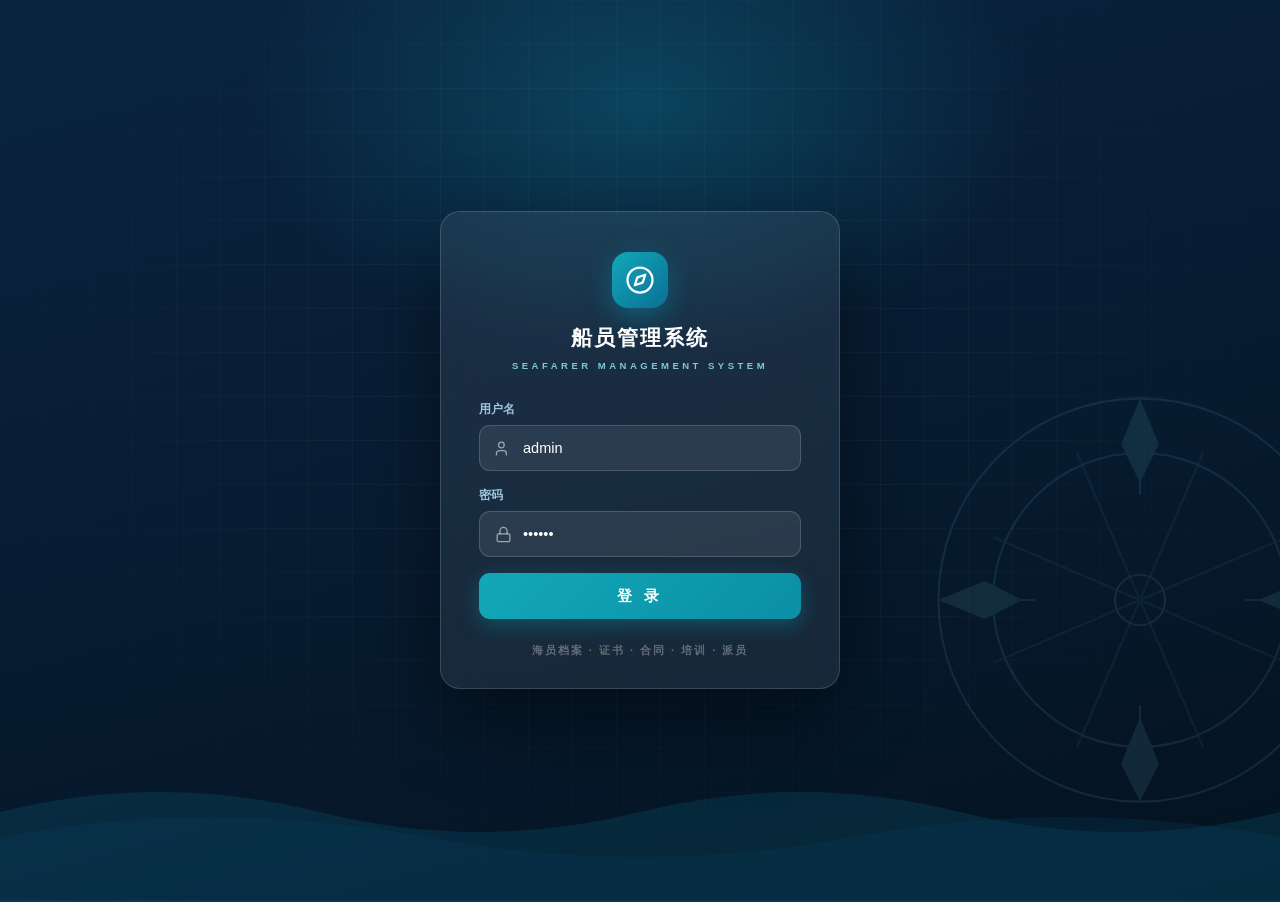
<file: wms/src/main/resources/static/index.html>
<!DOCTYPE html>
<html lang="zh-CN">
<head>
<meta charset="UTF-8">
<meta name="viewport" content="width=device-width, initial-scale=1.0">
<title>总览 · 船员管理系统</title>
<link rel="icon" href="data:image/svg+xml,%3Csvg xmlns='http://www.w3.org/2000/svg' viewBox='0 0 24 24'%3E%3Ccircle cx='12' cy='12' r='11' fill='%230b8fa5'/%3E%3Cpath d='m16.2 7.8-2.1 6.3-6.3 2.1 2.1-6.3 6.3-2.1Z' fill='white'/%3E%3C/svg%3E">
<link rel="stylesheet" href="css/style.css">
</head>
<body>
<div class="app">
  <aside class="sidebar" id="sidebar"></aside>
  <div class="main">
    <header class="topbar" id="topbar"></header>
    <main class="content">

      <!-- 欢迎横幅 -->
      <section class="hero">
        <div class="hero-in">
          <div>
            <div class="hero-greet" id="greet">您好</div>
            <div class="hero-sub" id="heroSub">正在加载今日数据…</div>
          </div>
          <div class="hero-actions">
            <a class="btn btn-primary" href="crew.html?add=1">+ 新增船员</a>
            <a class="btn btn-glass" href="dispatch.html">⚓ 派员上船</a>
          </div>
        </div>
      </section>

      <!-- 统计卡片 -->
      <section class="stats">
        <div class="stat teal" onclick="location.href='crew.html'">
          <div class="st-ic"></div>
          <div class="num" id="stTotal">–</div>
          <div class="lbl">船员总数</div>
        </div>
        <div class="stat green" onclick="location.href='crew.html?status=' + encodeURIComponent('在船')">
          <div class="st-ic"></div>
          <div class="num" id="stOnboard">–</div>
          <div class="lbl">在船人数</div>
        </div>
        <div class="stat blue" onclick="location.href='crew.html?status=' + encodeURIComponent('在岸')">
          <div class="st-ic"></div>
          <div class="num" id="stOnshore">–</div>
          <div class="lbl">在岸人数</div>
        </div>
        <div class="stat slate" onclick="location.href='crew.html?status=' + encodeURIComponent('休假')">
          <div class="st-ic"></div>
          <div class="num" id="stLeave">–</div>
          <div class="lbl">休假人数</div>
        </div>
        <div class="stat amber" onclick="location.href='cert.html'">
          <div class="st-ic"></div>
          <div class="num" id="stCert">–</div>
          <div class="lbl">证书到期预警 · 30天内</div>
        </div>
        <div class="stat red" onclick="location.href='contract.html'">
          <div class="st-ic"></div>
          <div class="num" id="stContract">–</div>
          <div class="lbl">合同到期预警 · 30天内</div>
        </div>
      </section>

      <!-- 到期清单 -->
      <section class="dash-grid">
        <div class="panel">
          <div class="panel-head">
            <span class="hd-ic"></span>
            <h2>即将到期的证书</h2>
            <span class="hd-count"><span class="chip amber" id="certCount">0 本</span></span>
            <span class="spacer"></span>
            <a class="btn-link" href="cert.html">查看全部 →</a>
          </div>
          <div class="exp-list" id="certList"></div>
        </div>
        <div class="panel">
          <div class="panel-head">
            <span class="hd-ic"></span>
            <h2>即将到期的合同</h2>
            <span class="hd-count"><span class="chip red" id="contractCount">0 份</span></span>
            <span class="spacer"></span>
            <a class="btn-link" href="contract.html">查看全部 →</a>
          </div>
          <div class="exp-list" id="contractList"></div>
        </div>
      </section>

    </main>
  </div>
</div>
<div id="modal-root"></div>
<div id="toast-root"></div>

<script src="js/common.js"></script>
<script>
  initPage('home', '总览');

  /* ---- 问候语 ---- */
  (function () {
    const h = new Date().getHours();
    const part = h < 6 ? '夜深了' : h < 12 ? '早上好' : h < 14 ? '中午好' : h < 18 ? '下午好' : '晚上好';
    const u = getUser() || {};
    $('#greet').textContent = `${part}，${u.realName || u.username || '管理员'}`;
  })();

  /* ---- 数字滚动动画(尊重减少动效偏好) ---- */
  function countUp(el, target) {
    target = target || 0;
    const reduce = matchMedia('(prefers-reduced-motion: reduce)').matches;
    if (reduce) { el.textContent = target; return; }
    const dur = 650, t0 = performance.now();
    function step(t) {
      const p = Math.min(1, (t - t0) / dur);
      el.textContent = Math.round(target * (1 - Math.pow(1 - p, 3)));
      if (p < 1) requestAnimationFrame(step);
    }
    requestAnimationFrame(step);
  }

  /* ---- 到期清单渲染 ---- */
  function renderExpList(el, items, map, kind) {
    if (!items || !items.length) {
      el.innerHTML = `<div class="empty"><div class="e-ic">⚓</div><div class="e-t">未来30天没有${kind === 'cert' ? '证书' : '合同'}到期</div><div class="e-s">一切正常,继续保持</div></div>`;
      return;
    }
    el.innerHTML = items.slice(0, 6).map(it => {
      const c = map[it.crewId] || {};
      const title = kind === 'cert' ? it.certName : `${it.contractType || '合同'} · ${it.contractNo || '—'}`;
      const date = kind === 'cert' ? it.expireDate : it.endDate;
      const sub = [c.name || ('船员#' + it.crewId), c.crewNo, kind === 'cert' ? it.certType : ''].filter(Boolean).join(' · ');
      return `
        <div class="exp-row">
          ${avatarHTML(c.name || '?', 34)}
          <div class="exp-main">
            <div class="exp-title">${esc(title)}</div>
            <div class="exp-sub">${esc(sub)}</div>
          </div>
          <div class="exp-right">
            <div class="exp-date">${fmtDate(date)}</div>
            ${daysChip(date)}
          </div>
        </div>`;
    }).join('');
  }

  /* ---- 数据加载 ---- */
  (async function load() {
    try {
      const [total, onboard, onshore, leave, exCert, exCont] = await Promise.all([
        api('/api/crew/page?pageNum=1&pageSize=1'),
        api('/api/crew/page?pageNum=1&pageSize=1&status=' + encodeURIComponent('在船')),
        api('/api/crew/page?pageNum=1&pageSize=1&status=' + encodeURIComponent('在岸')),
        api('/api/crew/page?pageNum=1&pageSize=1&status=' + encodeURIComponent('休假')),
        api('/api/cert/expiring'),
        api('/api/contract/expiring')
      ]);

      countUp($('#stTotal'), total.total || 0);
      countUp($('#stOnboard'), onboard.total || 0);
      countUp($('#stOnshore'), onshore.total || 0);
      countUp($('#stLeave'), leave.total || 0);
      countUp($('#stCert'), (exCert || []).length);
      countUp($('#stContract'), (exCont || []).length);

      // 英雄横幅摘要
      const week = '日一二三四五六'[new Date().getDay()];
      const n = (exCert || []).length, m = (exCont || []).length;
      if (n + m > 0) {
        $('#heroSub').innerHTML =
          `${new Date().getFullYear()}年${new Date().getMonth() + 1}月${new Date().getDate()}日 周${week} · ` +
          `今日有 <span class="hl">${n}</span> 本证书、<span class="hl">${m}</span> 份合同将在 30 天内到期,建议尽快办理`;
      } else {
        $('#heroSub').textContent = `${new Date().getFullYear()}年${new Date().getMonth() + 1}月${new Date().getDate()}日 周${week} · 未来30天没有即将到期的证书或合同`;
      }

      // 到期清单
      const map = await crewMap();
      $('#certCount').textContent = `${(exCert || []).length} 本`;
      $('#contractCount').textContent = `${(exCont || []).length} 份`;
      renderExpList($('#certList'), exCert, map, 'cert');
      renderExpList($('#contractList'), exCont, map, 'contract');

      // 面板标题图标
      $$('.panel-head .hd-ic').forEach((el, i) => { el.innerHTML = icon(i === 0 ? 'cert' : 'contract'); });
      $$('.stat .st-ic').forEach((el, i) => {
        el.innerHTML = icon(['crew', 'ship', 'anchor', 'calendar', 'cert', 'contract'][i]);
      });
    } catch (err) {
      toast(err.message, 'err');
      $('#heroSub').textContent = '数据加载失败,请确认后端服务已启动';
    }
  })();
</script>
</body>
</html>
</file>
<file: wms/src/main/resources/static/css/style.css>
/* ============================================================
   船员管理系统 · 设计系统
   主题:深海海事 · 航海图网格 · 海玻璃青
   ============================================================ */

:root {
  --sea-950: #06182c;
  --sea-900: #0a2440;
  --sea-850: #0c2b4b;
  --ink: #17293e;
  --ink-2: #5c7189;
  --ink-3: #8ca0b5;
  --line: #dfe7f0;
  --line-2: #ebf0f6;
  --mist: #f1f5f9;
  --card: #ffffff;
  --teal: #0b8fa5;
  --teal-h: #0a7689;
  --teal-soft: #e3f4f7;
  --amber: #d9822b;
  --amber-soft: #fcf0de;
  --red: #c2494c;
  --red-soft: #fbe9e9;
  --green: #18956b;
  --green-soft: #e3f5ec;
  --blue: #2f6fb4;
  --blue-soft: #e6f0fa;
  --gray-soft: #edf1f6;
  --shadow-1: 0 1px 2px rgba(13, 35, 62, .05), 0 1px 3px rgba(13, 35, 62, .06);
  --shadow-2: 0 18px 48px rgba(9, 31, 55, .22);
  --r: 12px;
  --font: "Segoe UI", "PingFang SC", "Hiragino Sans GB", "Microsoft YaHei", "Helvetica Neue", Arial, sans-serif;
}

* { box-sizing: border-box; margin: 0; padding: 0; }

html, body { height: 100%; }

body {
  font-family: var(--font);
  font-size: 14px;
  color: var(--ink);
  background: var(--mist);
  -webkit-font-smoothing: antialiased;
}

svg.ic { flex: none; }

:focus-visible { outline: 2px solid var(--teal); outline-offset: 2px; border-radius: 4px; }

/* ============ 布局骨架 ============ */
.app { display: flex; min-height: 100vh; }

.sidebar {
  width: 232px;
  position: fixed;
  top: 0; bottom: 0; left: 0;
  background: linear-gradient(178deg, var(--sea-850) 0%, var(--sea-900) 58%, var(--sea-950) 100%);
  color: #93b4d4;
  display: flex;
  flex-direction: column;
  padding: 22px 14px 18px;
  z-index: 50;
  overflow: hidden;
}
.sidebar::before {
  content: '';
  position: absolute; inset: 0;
  background-image:
    linear-gradient(rgba(255,255,255,.028) 1px, transparent 1px),
    linear-gradient(90deg, rgba(255,255,255,.028) 1px, transparent 1px);
  background-size: 28px 28px;
  pointer-events: none;
}
.sidebar::after {
  content: '';
  position: absolute;
  right: -90px; top: -90px;
  width: 240px; height: 240px;
  background: radial-gradient(circle, rgba(20, 145, 170, .22), transparent 65%);
  pointer-events: none;
}

.logo { position: relative; z-index: 1; display: flex; gap: 11px; align-items: center; padding: 2px 10px 18px; border-bottom: 1px solid rgba(255,255,255,.08); margin-bottom: 16px; }
.logo .mark {
  width: 40px; height: 40px; border-radius: 11px; flex: none;
  background: linear-gradient(135deg, #12a8b8, #0b6f96);
  display: grid; place-items: center; color: #fff;
  box-shadow: 0 4px 14px rgba(10, 140, 165, .4);
}
.logo .mark .ic { width: 22px; height: 22px; }
.logo .name { font-size: 16px; font-weight: 700; color: #fff; line-height: 1.25; letter-spacing: .5px; }
.logo .sub { font-size: 9.5px; color: #7fa3c4; letter-spacing: 2.5px; margin-top: 2px; }

.nav { position: relative; z-index: 1; flex: 1; display: flex; flex-direction: column; gap: 4px; }
.nav a {
  display: flex; align-items: center; gap: 11px;
  padding: 10px 14px;
  border-radius: 10px;
  color: #93b4d4; text-decoration: none;
  font-size: 13.5px; font-weight: 600;
  transition: background .16s, color .16s;
}
.nav a .ic { width: 18px; height: 18px; }
.nav a:hover { background: rgba(255,255,255,.07); color: #fff; }
.nav a.active {
  background: linear-gradient(90deg, rgba(14, 165, 185, .30), rgba(14, 165, 185, .07));
  color: #fff;
}
.nav a.active .ic { color: #5fd3e0; }

.side-foot { position: relative; z-index: 1; padding: 12px 12px 2px; border-top: 1px solid rgba(255,255,255,.08); font-size: 11.5px; line-height: 1.7; color: #6f96bb; }
.side-foot .ic { width: 13px; height: 13px; color: #4fa8c0; margin-right: 4px; }
.side-foot span { color: #4c739c; font-size: 10.5px; }

.main { flex: 1; margin-left: 232px; display: flex; flex-direction: column; min-width: 0; }

.topbar {
  position: sticky; top: 0; z-index: 40;
  display: flex; align-items: center; justify-content: space-between; gap: 16px;
  height: 62px; padding: 0 26px;
  background: rgba(255,255,255,.92);
  backdrop-filter: blur(8px);
  border-bottom: 1px solid var(--line);
}
.tb-title { display: flex; align-items: baseline; gap: 12px; min-width: 0; }
.tb-title h1 { font-size: 17px; font-weight: 700; letter-spacing: .3px; }
.tb-sub { font-size: 12.5px; color: var(--ink-3); }
.tb-right { display: flex; align-items: center; gap: 14px; }
.tb-date { display: inline-flex; align-items: center; gap: 7px; font-size: 12.5px; color: var(--ink-2); font-weight: 600; }
.tb-date .ic { width: 15px; height: 15px; color: var(--ink-3); }
.tb-user { display: inline-flex; align-items: center; gap: 9px; padding: 5px 12px 5px 6px; border-radius: 999px; background: var(--gray-soft); }
.tb-uname { font-size: 13px; font-weight: 700; }

.content { flex: 1; width: 100%; max-width: 1460px; margin: 0 auto; padding: 22px 26px 44px; }

/* ============ 面板 / 卡片 ============ */
.panel {
  background: var(--card);
  border: 1px solid var(--line);
  border-radius: var(--r);
  box-shadow: var(--shadow-1);
}
.panel-head {
  display: flex; align-items: center; gap: 10px;
  padding: 14px 18px;
  border-bottom: 1px solid var(--line-2);
}
.panel-head h2 { font-size: 14.5px; font-weight: 700; }
.panel-head .hd-ic { width: 30px; height: 30px; border-radius: 9px; display: grid; place-items: center; background: var(--teal-soft); color: var(--teal); }
.panel-head .hd-ic .ic { width: 16px; height: 16px; }
.panel-head .hd-count { margin-left: 2px; }
.panel-head .spacer { flex: 1; }

/* ============ 按钮 ============ */
.btn {
  display: inline-flex; align-items: center; justify-content: center; gap: 7px;
  border: none; cursor: pointer;
  font-family: inherit; font-size: 13.5px; font-weight: 600; line-height: 1;
  padding: 9px 16px; border-radius: 9px;
  text-decoration: none;
  transition: transform .15s, box-shadow .15s, background .15s, border-color .15s, color .15s, filter .15s;
  white-space: nowrap;
}
.btn .ic { width: 15px; height: 15px; }
.btn:active { transform: translateY(1px); }
.btn[disabled] { opacity: .5; cursor: not-allowed; }

.btn-primary {
  background: linear-gradient(135deg, #0fa3b8, #0b8fa5);
  color: #fff;
  box-shadow: 0 2px 8px rgba(11, 143, 165, .35);
}
.btn-primary:hover:not([disabled]) { filter: brightness(1.07); transform: translateY(-1px); box-shadow: 0 4px 14px rgba(11, 143, 165, .4); }

.btn-ghost { background: #fff; border: 1px solid var(--line); color: var(--ink); }
.btn-ghost:hover:not([disabled]) { border-color: #c3d2e2; background: #f7fafc; }

.btn-danger { background: var(--red); color: #fff; box-shadow: 0 2px 8px rgba(194, 73, 76, .3); }
.btn-danger:hover:not([disabled]) { filter: brightness(1.07); }

.btn-soft { background: var(--teal-soft); color: var(--teal-h); }
.btn-soft:hover:not([disabled]) { background: #d3ebf0; }

.btn-sm { padding: 6px 12px; font-size: 12.5px; border-radius: 8px; }
.btn-sm .ic { width: 13px; height: 13px; }

.btn-icon {
  width: 30px; height: 30px; padding: 0;
  border-radius: 8px;
  background: transparent; color: var(--ink-3);
  border: 1px solid transparent;
}
.btn-icon .ic { width: 15px; height: 15px; }
.btn-icon:hover { background: var(--gray-soft); color: var(--ink); }
.btn-icon.danger:hover { background: var(--red-soft); color: var(--red); }

.btn-link { background: none; border: none; cursor: pointer; color: var(--teal); font-family: inherit; font-size: 13px; font-weight: 600; padding: 0; }
.btn-link:hover { text-decoration: underline; }

/* 表格行里的跳转胶囊 */
.pill {
  display: inline-flex; align-items: center; gap: 4px;
  padding: 4px 10px; border-radius: 999px;
  border: 1px solid #cfe0ea; background: #fff; color: #3d6d8f;
  font-size: 12px; font-weight: 600; cursor: pointer;
  transition: .15s;
}
.pill .ic { width: 12px; height: 12px; }
.pill:hover { background: var(--teal-soft); border-color: #9ed4dd; color: var(--teal-h); }

/* ============ 表单 ============ */
.field { display: flex; flex-direction: column; gap: 6px; min-width: 0; }
.field label { font-size: 12px; font-weight: 700; color: var(--ink-2); }
.field label b { color: var(--red); font-weight: 700; margin-left: 2px; }
.field .hint { font-size: 11px; color: var(--ink-3); }

.input, .select, .textarea {
  width: 100%; height: 38px;
  padding: 0 12px;
  border: 1px solid #cfdae6; border-radius: 9px;
  background: #fff;
  font-family: inherit; font-size: 13.5px; color: var(--ink);
  transition: border-color .15s, box-shadow .15s;
}
.textarea { height: auto; min-height: 72px; padding: 9px 12px; resize: vertical; }
.input::placeholder, .textarea::placeholder { color: var(--ink-3); }
.input:focus, .select:focus, .textarea:focus {
  border-color: var(--teal);
  box-shadow: 0 0 0 3px rgba(11, 143, 165, .14);
  outline: none;
}
.select {
  appearance: none;
  background-image: url("data:image/svg+xml,%3Csvg xmlns='http://www.w3.org/2000/svg' width='14' height='14' viewBox='0 0 24 24' fill='none' stroke='%238ca0b5' stroke-width='2.2' stroke-linecap='round' stroke-linejoin='round'%3E%3Cpath d='m6 9 6 6 6-6'/%3E%3C/svg%3E");
  background-repeat: no-repeat;
  background-position: right 11px center;
  padding-right: 34px;
  cursor: pointer;
}

.form-grid { display: grid; grid-template-columns: 1fr 1fr; gap: 14px 16px; }
.form-grid .full { grid-column: 1 / -1; }

/* ============ 筛选条 ============ */
.filterbar {
  display: flex; align-items: flex-end; flex-wrap: wrap;
  gap: 12px;
  padding: 14px 16px;
  margin-bottom: 14px;
}
.filterbar .field { min-width: 160px; }
.filterbar .f-actions { display: flex; gap: 8px; }
.filterbar .spacer { flex: 1; }

/* ============ 表格 ============ */
.tbl-wrap { overflow-x: auto; }
.tbl { width: 100%; border-collapse: collapse; font-size: 13.5px; }
.tbl th {
  font-size: 12px; font-weight: 700; color: var(--ink-3);
  letter-spacing: .05em;
  text-align: left;
  padding: 11px 16px;
  background: #f7fafd;
  border-bottom: 1px solid var(--line);
  white-space: nowrap;
}
.tbl td {
  padding: 11px 16px;
  border-bottom: 1px solid var(--line-2);
  color: var(--ink);
  vertical-align: middle;
}
.tbl tbody tr { transition: background .12s; }
.tbl tbody tr:hover { background: #f6fafc; }
.tbl tbody tr:last-child td { border-bottom: none; }
.tbl .td-actions { display: flex; align-items: center; gap: 6px; flex-wrap: wrap; white-space: nowrap; }
.tbl-foot {
  display: flex; align-items: center; justify-content: space-between; gap: 12px;
  padding: 12px 16px;
  border-top: 1px solid var(--line-2);
}

.cell-crew { display: flex; align-items: center; gap: 11px; }
.cell-crew .c-main { line-height: 1.35; min-width: 0; }
.cell-crew .c-name { font-weight: 700; font-size: 13.5px; color: var(--ink); }
.cell-crew .c-name a { color: var(--ink); text-decoration: none; }
.cell-crew .c-name a:hover { color: var(--teal-h); }
.cell-crew .c-sub { font-size: 12px; color: var(--ink-3); }
.cell-two { line-height: 1.4; }
.cell-two .t1 { font-weight: 600; }
.cell-two .t2 { font-size: 12px; color: var(--ink-3); }

/* ============ 徽章 / 胶囊 ============ */
.chip {
  display: inline-flex; align-items: center; gap: 4px;
  padding: 3px 10px; border-radius: 999px;
  font-size: 12px; font-weight: 700; line-height: 1.4;
  white-space: nowrap;
}
.chip .ic { width: 12px; height: 12px; }
.chip.teal   { background: var(--teal-soft);   color: var(--teal-h); }
.chip.green  { background: var(--green-soft);  color: var(--green); }
.chip.blue   { background: var(--blue-soft);   color: var(--blue); }
.chip.amber  { background: var(--amber-soft);  color: var(--amber); }
.chip.red    { background: var(--red-soft);    color: var(--red); }
.chip.gray   { background: var(--gray-soft);   color: var(--ink-2); }

/* ============ 头像 ============ */
.avatar {
  display: inline-flex; align-items: center; justify-content: center;
  border-radius: 50%;
  color: #fff; font-weight: 700;
  flex: none;
  user-select: none;
}

/* ============ 分页 ============ */
.pager { display: flex; align-items: center; gap: 6px; }
.pg-info { font-size: 12.5px; color: var(--ink-3); font-weight: 600; }
.pg {
  min-width: 30px; height: 30px; padding: 0 9px;
  border-radius: 8px;
  border: 1px solid var(--line); background: #fff; color: var(--ink-2);
  font-family: inherit; font-size: 12.5px; font-weight: 700; cursor: pointer;
  display: inline-flex; align-items: center; justify-content: center; gap: 4px;
  transition: .14s;
}
.pg .ic { width: 13px; height: 13px; }
.pg:hover:not(:disabled):not(.on) { border-color: #c3d2e2; color: var(--ink); }
.pg.on { background: var(--teal); border-color: var(--teal); color: #fff; }
.pg:disabled { opacity: .45; cursor: not-allowed; }
.pg-dots { color: var(--ink-3); padding: 0 2px; }

/* ============ 分段控件 ============ */
.seg {
  display: inline-flex; gap: 2px;
  background: var(--gray-soft);
  border-radius: 10px; padding: 3px;
}
.seg button {
  border: none; background: transparent;
  padding: 7px 16px; border-radius: 8px;
  font-family: inherit; font-size: 13px; font-weight: 700; color: var(--ink-2);
  cursor: pointer; transition: .15s;
  display: inline-flex; align-items: center; gap: 6px;
}
.seg button .ic { width: 14px; height: 14px; }
.seg button.on { background: #fff; color: var(--ink); box-shadow: 0 1px 3px rgba(13, 35, 62, .14); }

/* ============ 上下文横幅 ============ */
.banner {
  display: flex; align-items: center; gap: 10px;
  background: var(--teal-soft);
  border: 1px solid #cdeaf0;
  color: #0a6272;
  padding: 10px 16px; border-radius: 11px;
  font-size: 13.5px; font-weight: 700;
  margin-bottom: 14px;
}
.banner .ic { width: 16px; height: 16px; }
.banner .b-name { font-weight: 800; }
.banner .spacer { flex: 1; }

/* ============ 空状态 ============ */
.empty { padding: 40px 0 44px; text-align: center; color: var(--ink-3); }
.empty .e-ic { font-size: 30px; margin-bottom: 10px; opacity: .8; }
.empty .e-t { font-size: 13.5px; font-weight: 600; }
.empty .e-s { font-size: 12.5px; margin-top: 4px; }

/* ============ 弹窗 ============ */
.modal-overlay {
  position: fixed; inset: 0; z-index: 100;
  background: rgba(7, 23, 41, .45);
  backdrop-filter: blur(3px);
  display: flex; align-items: center; justify-content: center;
  opacity: 0; pointer-events: none;
  transition: opacity .18s;
  padding: 20px;
}
.modal-overlay.show { opacity: 1; pointer-events: auto; }
.modal {
  width: 560px; max-width: 100%;
  max-height: calc(100vh - 60px);
  background: #fff; border-radius: 16px;
  display: flex; flex-direction: column;
  box-shadow: var(--shadow-2);
  transform: translateY(16px) scale(.985);
  transition: transform .18s;
}
.modal-overlay.show .modal { transform: none; }
.modal-head {
  display: flex; align-items: center; justify-content: space-between; gap: 10px;
  padding: 17px 22px 13px;
  border-bottom: 1px solid var(--line-2);
}
.modal-head h3 { font-size: 15.5px; font-weight: 700; }
.modal-body { padding: 18px 22px; overflow-y: auto; }
.modal-foot {
  padding: 13px 22px;
  border-top: 1px solid var(--line-2);
  display: flex; justify-content: flex-end; align-items: center; gap: 10px;
}
.modal-foot .spacer { flex: 1; }

.ask-body { display: flex; gap: 14px; align-items: flex-start; padding: 4px 0; }
.ask-body .ic { width: 38px; height: 38px; color: var(--amber); flex: none; }
.ask-body.danger .ic { color: var(--red); }
.ask-body p { font-size: 14px; line-height: 1.7; color: var(--ink); word-break: break-all; }

/* ============ 详情网格 ============ */
.detail-grid { display: grid; grid-template-columns: 1fr 1fr; gap: 12px 18px; }
.detail-grid .dg { padding: 10px 12px; background: #f7fafd; border-radius: 10px; }
.detail-grid .dg .k { font-size: 11.5px; color: var(--ink-3); font-weight: 700; margin-bottom: 3px; }
.detail-grid .dg .v { font-size: 13.5px; font-weight: 600; color: var(--ink); word-break: break-all; }

/* ============ Toast ============ */
#toast-root {
  position: fixed; top: 18px; right: 18px; z-index: 300;
  display: flex; flex-direction: column; gap: 10px;
  pointer-events: none;
}
.toast {
  display: flex; align-items: center; gap: 10px;
  background: #fff; border: 1px solid var(--line); border-radius: 11px;
  padding: 11px 16px;
  box-shadow: 0 10px 30px rgba(9, 31, 55, .18);
  font-size: 13.5px; font-weight: 600; color: var(--ink);
  animation: toastIn .22s ease;
  pointer-events: auto;
}
.toast .ic { width: 16px; height: 16px; }
.toast.ok .ic { color: var(--green); }
.toast.err .ic { color: var(--red); }
.toast.info .ic { color: var(--blue); }
.toast.out { animation: toastOut .25s forwards; }
@keyframes toastIn { from { opacity: 0; transform: translateX(24px); } to { opacity: 1; transform: none; } }
@keyframes toastOut { to { opacity: 0; transform: translateX(24px); } }

/* ============ 首页 · 仪表盘 ============ */
.hero {
  position: relative; overflow: hidden;
  border-radius: 16px;
  background: linear-gradient(120deg, var(--sea-900) 0%, var(--sea-850) 55%, #0d4a6e 100%);
  color: #fff;
  padding: 26px 28px;
  margin-bottom: 16px;
  box-shadow: var(--shadow-1);
}
.hero::before {
  content: '';
  position: absolute; inset: 0;
  background-image:
    linear-gradient(rgba(255,255,255,.045) 1px, transparent 1px),
    linear-gradient(90deg, rgba(255,255,255,.045) 1px, transparent 1px);
  background-size: 30px 30px;
  pointer-events: none;
}
.hero::after {
  content: '';
  position: absolute; right: -60px; top: -120px;
  width: 380px; height: 380px;
  background: radial-gradient(circle, rgba(20, 170, 195, .32), transparent 62%);
  pointer-events: none;
}
.hero-in { position: relative; z-index: 1; display: flex; align-items: center; justify-content: space-between; gap: 20px; flex-wrap: wrap; }
.hero-greet { font-size: 22px; font-weight: 800; letter-spacing: .5px; }
.hero-sub { margin-top: 8px; font-size: 13px; color: #a8c8e0; }
.hero-sub .hl { color: #ffd28a; font-weight: 800; }
.hero-actions { display: flex; gap: 10px; }
.btn-glass {
  background: rgba(255,255,255,.12);
  border: 1px solid rgba(255,255,255,.28);
  color: #fff;
  backdrop-filter: blur(4px);
}
.btn-glass:hover:not([disabled]) { background: rgba(255,255,255,.2); }

.stats {
  display: grid;
  grid-template-columns: repeat(6, 1fr);
  gap: 14px;
  margin-bottom: 16px;
}
.stat {
  position: relative; overflow: hidden;
  background: var(--card);
  border: 1px solid var(--line);
  border-radius: 14px;
  padding: 16px 18px 15px;
  box-shadow: var(--shadow-1);
  cursor: pointer;
  transition: transform .16s, box-shadow .16s, border-color .16s;
}
.stat:hover { transform: translateY(-3px); box-shadow: 0 8px 22px rgba(13, 35, 62, .1); border-color: #cbd8e5; }
.stat::after {
  content: '';
  position: absolute; right: -34px; top: -34px;
  width: 96px; height: 96px; border-radius: 50%;
  background: var(--st-glow, rgba(11, 143, 165, .09));
}
.stat .st-ic {
  width: 36px; height: 36px; border-radius: 10px;
  display: grid; place-items: center;
  margin-bottom: 12px;
}
.stat .st-ic .ic { width: 18px; height: 18px; }
.stat .num { font-size: 30px; font-weight: 800; font-variant-numeric: tabular-nums; letter-spacing: -.5px; line-height: 1.1; color: var(--ink); }
.stat .lbl { font-size: 12.5px; color: var(--ink-2); font-weight: 700; margin-top: 5px; }
.stat.teal  .st-ic { background: var(--teal-soft);  color: var(--teal); }   .stat.teal  { --st-glow: rgba(11,143,165,.1); }
.stat.green .st-ic { background: var(--green-soft); color: var(--green); }  .stat.green { --st-glow: rgba(24,149,107,.1); }
.stat.blue  .st-ic { background: var(--blue-soft);  color: var(--blue); }   .stat.blue  { --st-glow: rgba(47,111,180,.1); }
.stat.amber .st-ic { background: var(--amber-soft); color: var(--amber); }  .stat.amber { --st-glow: rgba(217,130,43,.12); }
.stat.red   .st-ic { background: var(--red-soft);   color: var(--red); }    .stat.red   { --st-glow: rgba(194,73,76,.1); }
.stat.slate .st-ic { background: var(--gray-soft);  color: #5b7a99; }       .stat.slate { --st-glow: rgba(91,122,153,.1); }

.dash-grid { display: grid; grid-template-columns: 1fr 1fr; gap: 14px; }
.exp-list { padding: 6px 4px; }
.exp-row {
  display: flex; align-items: center; gap: 12px;
  padding: 10px 14px; border-radius: 10px;
  transition: background .13s;
}
.exp-row:hover { background: #f6fafc; }
.exp-main { flex: 1; min-width: 0; }
.exp-title { font-size: 13.5px; font-weight: 700; color: var(--ink); overflow: hidden; text-overflow: ellipsis; white-space: nowrap; }
.exp-sub { font-size: 12px; color: var(--ink-3); margin-top: 2px; overflow: hidden; text-overflow: ellipsis; white-space: nowrap; }
.exp-right { text-align: right; flex: none; }
.exp-date { font-size: 12px; color: var(--ink-2); font-weight: 600; margin-bottom: 4px; }

/* ============ 响应式 ============ */
@media (max-width: 1280px) {
  .stats { grid-template-columns: repeat(3, 1fr); }
  .dash-grid { grid-template-columns: 1fr; }
}
@media (max-width: 900px) {
  .sidebar { width: 64px; padding: 18px 10px; }
  .sidebar .logo { padding: 2px 2px 14px; justify-content: center; }
  .sidebar .logo > div:last-child { display: none; }
  .nav a { justify-content: center; padding: 10px 0; }
  .nav a span, .side-foot { display: none; }
  .main { margin-left: 64px; }
  .form-grid { grid-template-columns: 1fr; }
  .filterbar .field { flex: 1; min-width: 130px; }
}
@media (max-width: 640px) {
  .stats { grid-template-columns: repeat(2, 1fr); }
  .tb-sub, .tb-date { display: none; }
  .content { padding: 16px 14px 32px; }
}

@media (prefers-reduced-motion: reduce) {
  *, *::before, *::after { animation-duration: .01ms !important; transition-duration: .01ms !important; }
}

/* ============ 报表 · 图表 ============ */
.chart-body { padding: 16px 18px 20px; }

.bar-chart { display: flex; flex-direction: column; gap: 15px; }
.bar-row { display: grid; grid-template-columns: 96px 1fr 42px; align-items: center; gap: 12px; }
.bar-label { font-size: 13px; font-weight: 600; color: var(--ink); text-align: right; overflow: hidden; text-overflow: ellipsis; white-space: nowrap; }
.bar-track { background: var(--gray-soft); border-radius: 999px; height: 14px; overflow: hidden; }
.bar-fill {
  height: 100%; border-radius: 999px; width: 0;
  background: linear-gradient(90deg, #12a8b8, #0b8fa5);
  transition: width .7s cubic-bezier(.22, .61, .36, 1);
}
.bar-val { font-size: 13px; font-weight: 800; color: var(--ink); font-variant-numeric: tabular-nums; }

.donut-wrap { display: flex; align-items: center; gap: 26px; }
.donut-wrap svg { flex: none; }
.donut-legend { flex: 1; display: flex; flex-direction: column; gap: 13px; }
.legend-item { display: flex; align-items: center; gap: 10px; font-size: 13px; color: var(--ink); }
.legend-item .ic { width: 14px; height: 14px; color: var(--ink-3); }
.legend-dot { width: 11px; height: 11px; border-radius: 3px; flex: none; }
.legend-item .lg-pct { font-size: 12px; color: var(--ink-3); font-weight: 700; width: 40px; text-align: right; }
.legend-item .lg-val { margin-left: auto; font-weight: 800; font-variant-numeric: tabular-nums; }

@media (max-width: 640px) {
  .donut-wrap { flex-direction: column; }
  .bar-row { grid-template-columns: 72px 1fr 36px; }
}
</file>
